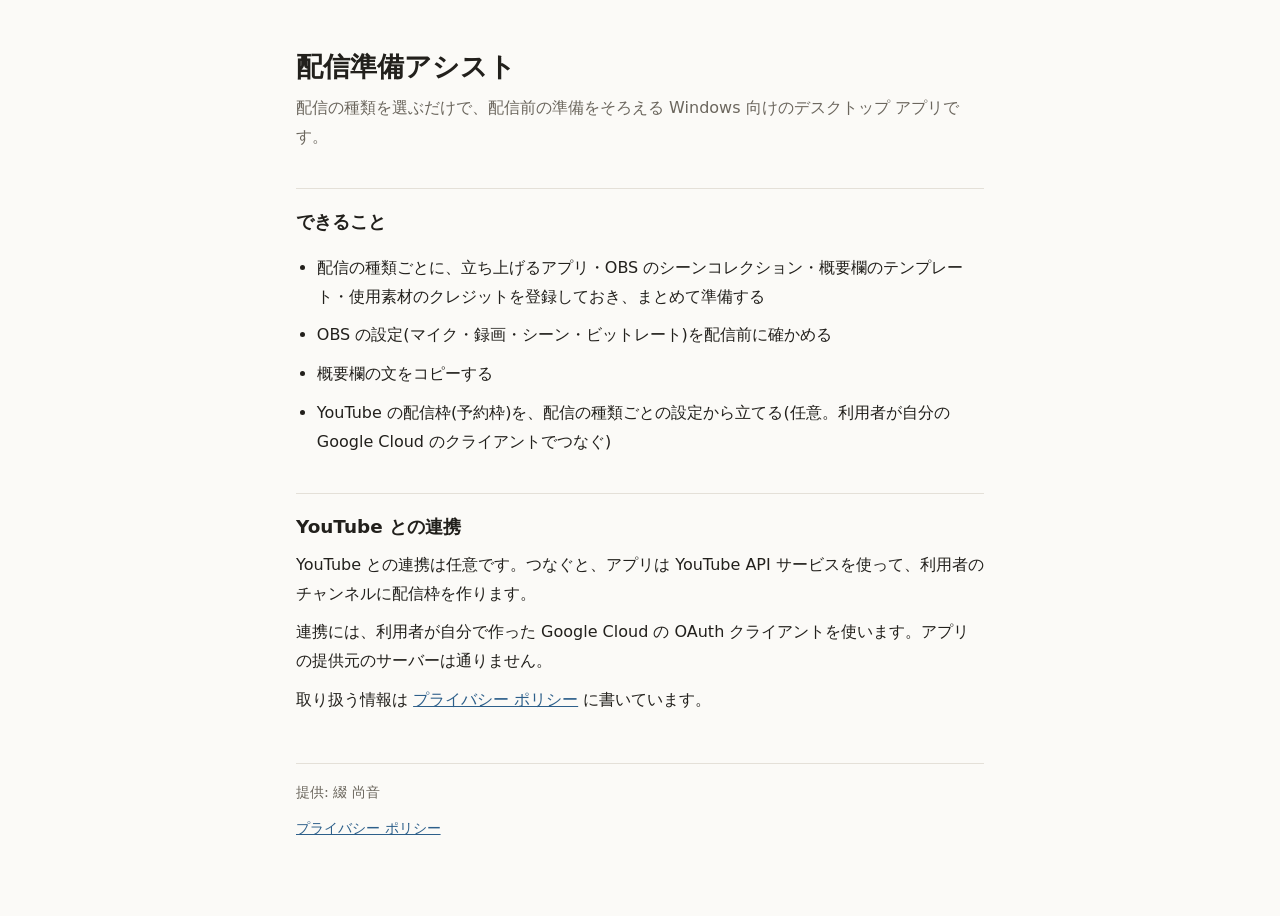
<file: index.html>
<!doctype html>
<html lang="ja">
<head>
<meta charset="utf-8">
<meta name="viewport" content="width=device-width, initial-scale=1">
<title>配信準備アシスト</title>
<meta name="description" content="配信の種類を選ぶだけで、配信前の準備をそろえる Windows 向けのデスクトップ アプリ。">
<link rel="stylesheet" href="style.css">
</head>
<body>
<main>
  <h1>配信準備アシスト</h1>
  <p class="lead">配信の種類を選ぶだけで、配信前の準備をそろえる Windows 向けのデスクトップ アプリです。</p>

  <h2>できること</h2>
  <ul>
    <li>配信の種類ごとに、立ち上げるアプリ・OBS のシーンコレクション・概要欄のテンプレート・使用素材のクレジットを登録しておき、まとめて準備する</li>
    <li>OBS の設定(マイク・録画・シーン・ビットレート)を配信前に確かめる</li>
    <li>概要欄の文をコピーする</li>
    <li>YouTube の配信枠(予約枠)を、配信の種類ごとの設定から立てる(任意。利用者が自分の Google Cloud のクライアントでつなぐ)</li>
  </ul>

  <h2>YouTube との連携</h2>
  <p>YouTube との連携は任意です。つなぐと、アプリは YouTube API サービスを使って、利用者のチャンネルに配信枠を作ります。</p>
  <p>連携には、利用者が自分で作った Google Cloud の OAuth クライアントを使います。アプリの提供元のサーバーは通りません。</p>
  <p>取り扱う情報は <a href="privacy.html">プライバシー ポリシー</a> に書いています。</p>

  <footer>
    <p>提供: 綴 尚音</p>
    <p><a href="privacy.html">プライバシー ポリシー</a></p>
  </footer>
</main>
</body>
</html>
</file>
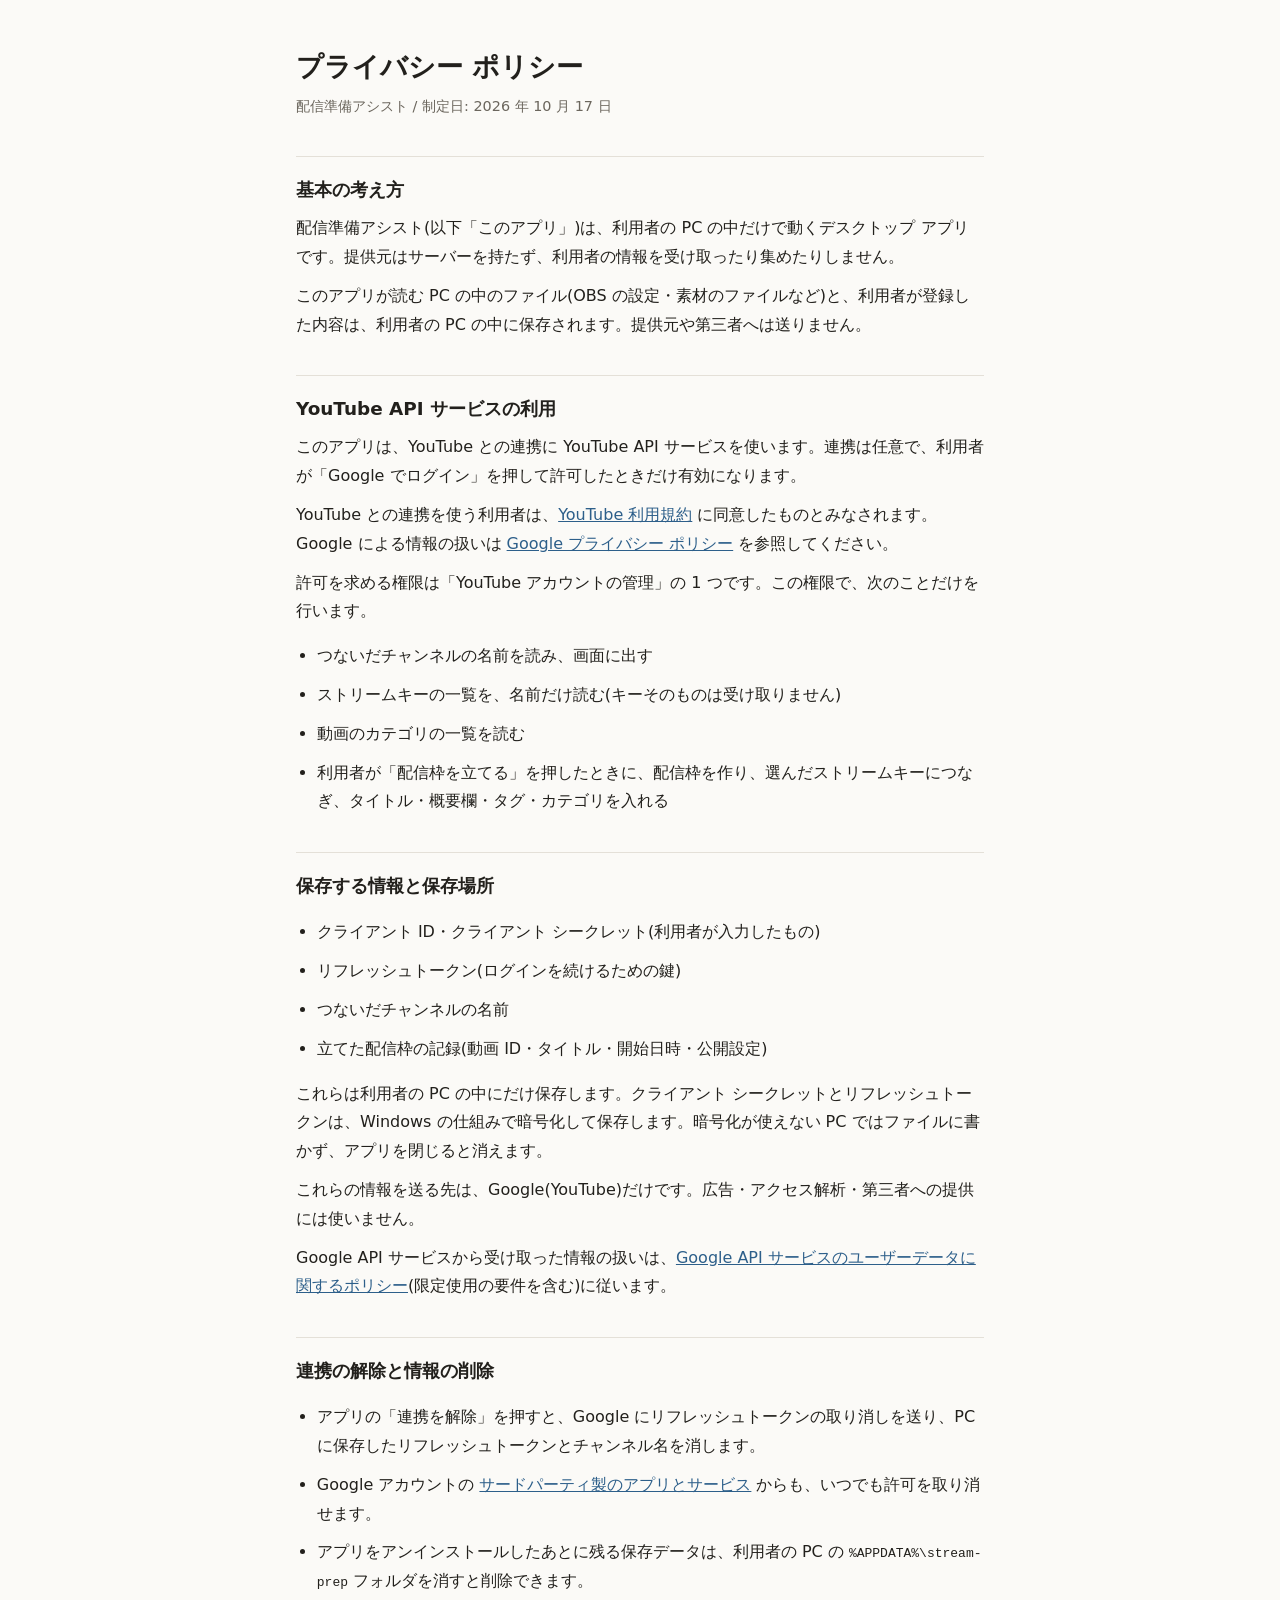
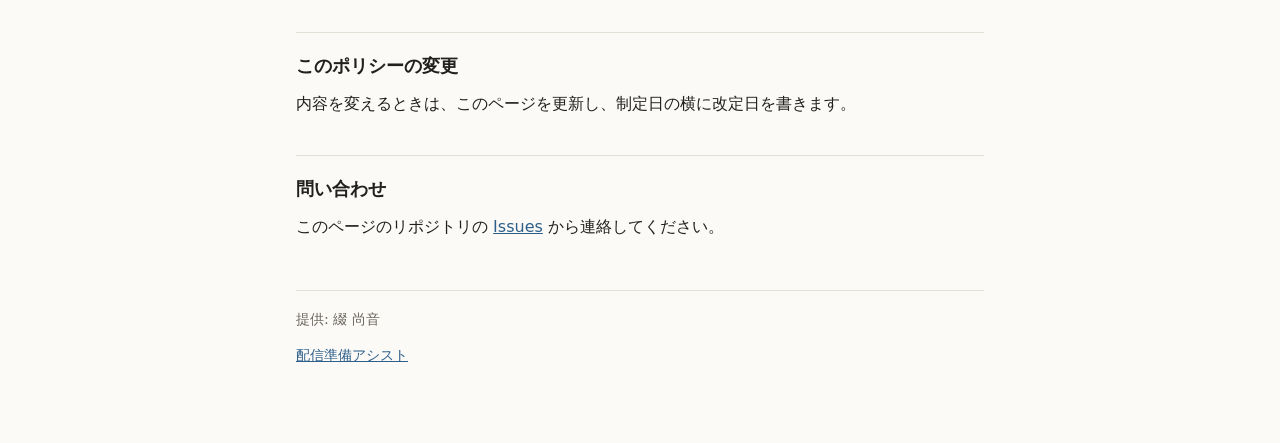
<file: privacy.html>
<!doctype html>
<html lang="ja">
<head>
<meta charset="utf-8">
<meta name="viewport" content="width=device-width, initial-scale=1">
<title>プライバシー ポリシー | 配信準備アシスト</title>
<meta name="description" content="配信準備アシストが扱う情報と、YouTube API サービスの使い方。">
<link rel="stylesheet" href="style.css">
</head>
<body>
<main>
  <h1>プライバシー ポリシー</h1>
  <p class="meta">配信準備アシスト / 制定日: 2026 年 10 月 17 日</p>

  <h2>基本の考え方</h2>
  <p>配信準備アシスト(以下「このアプリ」)は、利用者の PC の中だけで動くデスクトップ アプリです。提供元はサーバーを持たず、利用者の情報を受け取ったり集めたりしません。</p>
  <p>このアプリが読む PC の中のファイル(OBS の設定・素材のファイルなど)と、利用者が登録した内容は、利用者の PC の中に保存されます。提供元や第三者へは送りません。</p>

  <h2>YouTube API サービスの利用</h2>
  <p>このアプリは、YouTube との連携に YouTube API サービスを使います。連携は任意で、利用者が「Google でログイン」を押して許可したときだけ有効になります。</p>
  <p>YouTube との連携を使う利用者は、<a href="https://www.youtube.com/t/terms">YouTube 利用規約</a> に同意したものとみなされます。Google による情報の扱いは <a href="https://policies.google.com/privacy">Google プライバシー ポリシー</a> を参照してください。</p>
  <p>許可を求める権限は「YouTube アカウントの管理」の 1 つです。この権限で、次のことだけを行います。</p>
  <ul>
    <li>つないだチャンネルの名前を読み、画面に出す</li>
    <li>ストリームキーの一覧を、名前だけ読む(キーそのものは受け取りません)</li>
    <li>動画のカテゴリの一覧を読む</li>
    <li>利用者が「配信枠を立てる」を押したときに、配信枠を作り、選んだストリームキーにつなぎ、タイトル・概要欄・タグ・カテゴリを入れる</li>
  </ul>

  <h2>保存する情報と保存場所</h2>
  <ul>
    <li>クライアント ID・クライアント シークレット(利用者が入力したもの)</li>
    <li>リフレッシュトークン(ログインを続けるための鍵)</li>
    <li>つないだチャンネルの名前</li>
    <li>立てた配信枠の記録(動画 ID・タイトル・開始日時・公開設定)</li>
  </ul>
  <p>これらは利用者の PC の中にだけ保存します。クライアント シークレットとリフレッシュトークンは、Windows の仕組みで暗号化して保存します。暗号化が使えない PC ではファイルに書かず、アプリを閉じると消えます。</p>
  <p>これらの情報を送る先は、Google(YouTube)だけです。広告・アクセス解析・第三者への提供には使いません。</p>
  <p>Google API サービスから受け取った情報の扱いは、<a href="https://developers.google.com/terms/api-services-user-data-policy">Google API サービスのユーザーデータに関するポリシー</a>(限定使用の要件を含む)に従います。</p>

  <h2>連携の解除と情報の削除</h2>
  <ul>
    <li>アプリの「連携を解除」を押すと、Google にリフレッシュトークンの取り消しを送り、PC に保存したリフレッシュトークンとチャンネル名を消します。</li>
    <li>Google アカウントの <a href="https://myaccount.google.com/connections">サードパーティ製のアプリとサービス</a> からも、いつでも許可を取り消せます。</li>
    <li>アプリをアンインストールしたあとに残る保存データは、利用者の PC の <code>%APPDATA%\stream-prep</code> フォルダを消すと削除できます。</li>
  </ul>

  <h2>このポリシーの変更</h2>
  <p>内容を変えるときは、このページを更新し、制定日の横に改定日を書きます。</p>

  <h2>問い合わせ</h2>
  <p>このページのリポジトリの <a href="https://github.com/tsuzuri-naoto/stream-prep-site/issues">Issues</a> から連絡してください。</p>

  <footer>
    <p>提供: 綴 尚音</p>
    <p><a href="index.html">配信準備アシスト</a></p>
  </footer>
</main>
</body>
</html>
</file>
<file: style.css>
:root {
  --bg: #fbfaf7;
  --text: #22201c;
  --muted: #6b665d;
  --line: #e4e0d8;
  --link: #2d5f8a;
}
@media (prefers-color-scheme: dark) {
  :root {
    --bg: #1c1b19;
    --text: #ece9e3;
    --muted: #a8a397;
    --line: #3a3833;
    --link: #8cb8de;
  }
}
* { box-sizing: border-box; }
body {
  margin: 0;
  background: var(--bg);
  color: var(--text);
  font-family: system-ui, -apple-system, "Segoe UI", "Hiragino Sans", "Yu Gothic UI", "Meiryo", sans-serif;
  line-height: 1.8;
}
main {
  max-width: 720px;
  margin: 0 auto;
  padding: 48px 16px 64px;
}
h1 { font-size: 1.7rem; line-height: 1.4; margin: 0 0 8px; }
h2 { font-size: 1.15rem; margin: 36px 0 8px; padding-top: 16px; border-top: 1px solid var(--line); }
p, li { margin: 0 0 10px; }
ul { padding-left: 1.3em; }
a { color: var(--link); }
.lead { color: var(--muted); margin-bottom: 24px; }
.meta { color: var(--muted); font-size: 0.9rem; }
footer { margin-top: 48px; padding-top: 16px; border-top: 1px solid var(--line); color: var(--muted); font-size: 0.9rem; }
</file>
